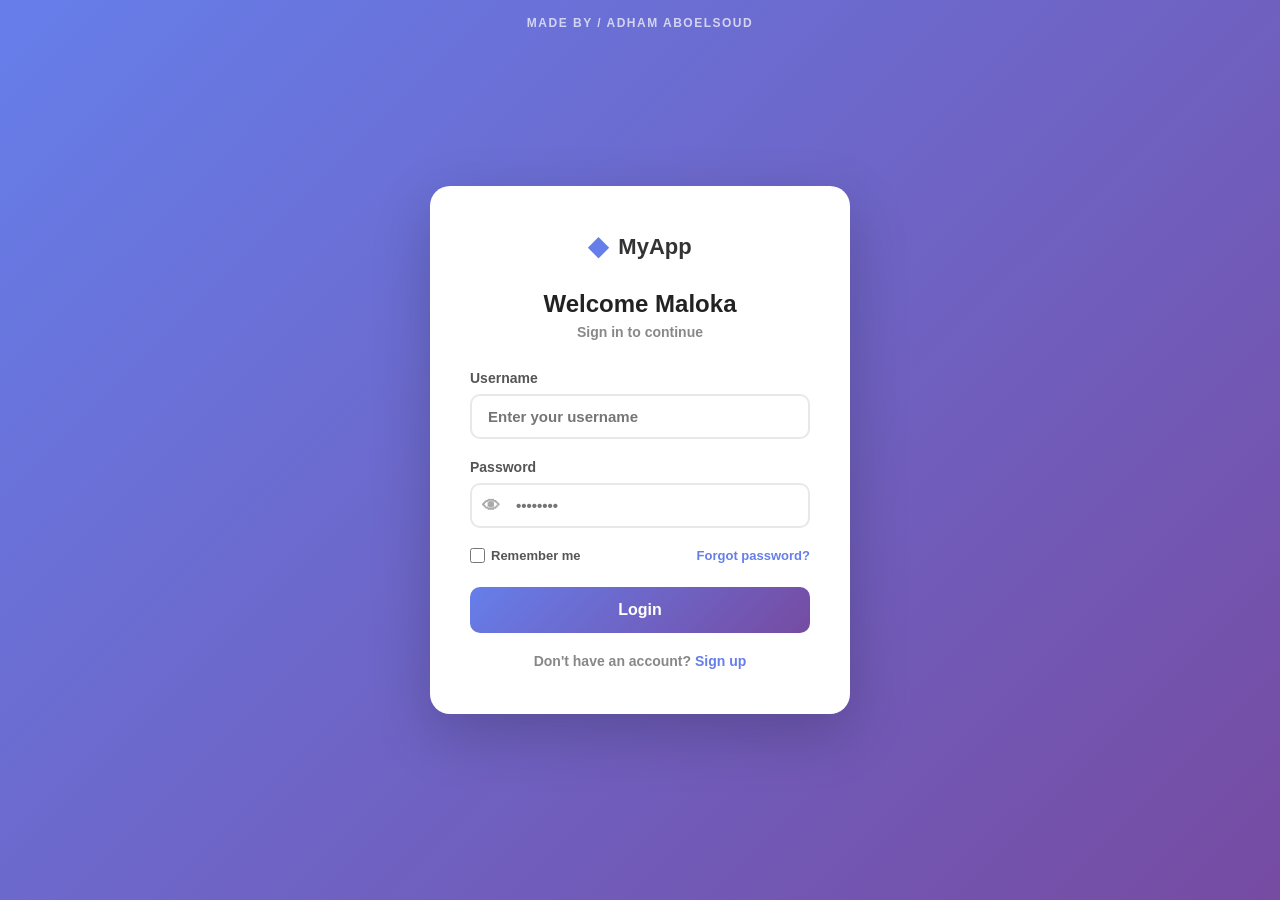
<file: index.html>
<!DOCTYPE html>
<html lang="en" dir="ltr">
<head>
  <meta charset="UTF-8" />
  <meta name="viewport" content="width=device-width, initial-scale=1.0"/>
  <title>Login</title>
  <link rel="stylesheet" href="style.css" />
</head>
<body>
  <p class="made-by">Made by / Adham Aboelsoud</p>
  <div class="container">
    <div class="card">
      <div class="logo">
        <div class="logo-icon">&#9670;</div>
        <span>MyApp</span>
      </div>
      <h2>Welcome Maloka</h2>
      <p class="subtitle">Sign in to continue</p>

      <form id="loginForm">
        <div class="input-group">
          <label for="username">Username</label>
          <input type="text" id="username" placeholder="Enter your username" required />
        </div>

        <div class="input-group">
          <label for="password">Password</label>
          <div class="password-wrapper">
            <input type="password" id="password" placeholder="••••••••" required />
            <button type="button" id="togglePassword" class="eye-btn">&#128065;</button>
          </div>
        </div>

        <div class="options">
          <label class="remember">
            <input type="checkbox" id="remember" />
            <span>Remember me</span>
          </label>
          <a href="#" class="forgot">Forgot password?</a>
        </div>

        <button type="submit" class="btn-login">Login</button>

        <p class="register-link">Don't have an account? <a href="#">Sign up</a></p>
      </form>

      <div id="message" class="message hidden"></div>
    </div>
  </div>

  <script src="script.js"></script>
</body>
</html>
</file>
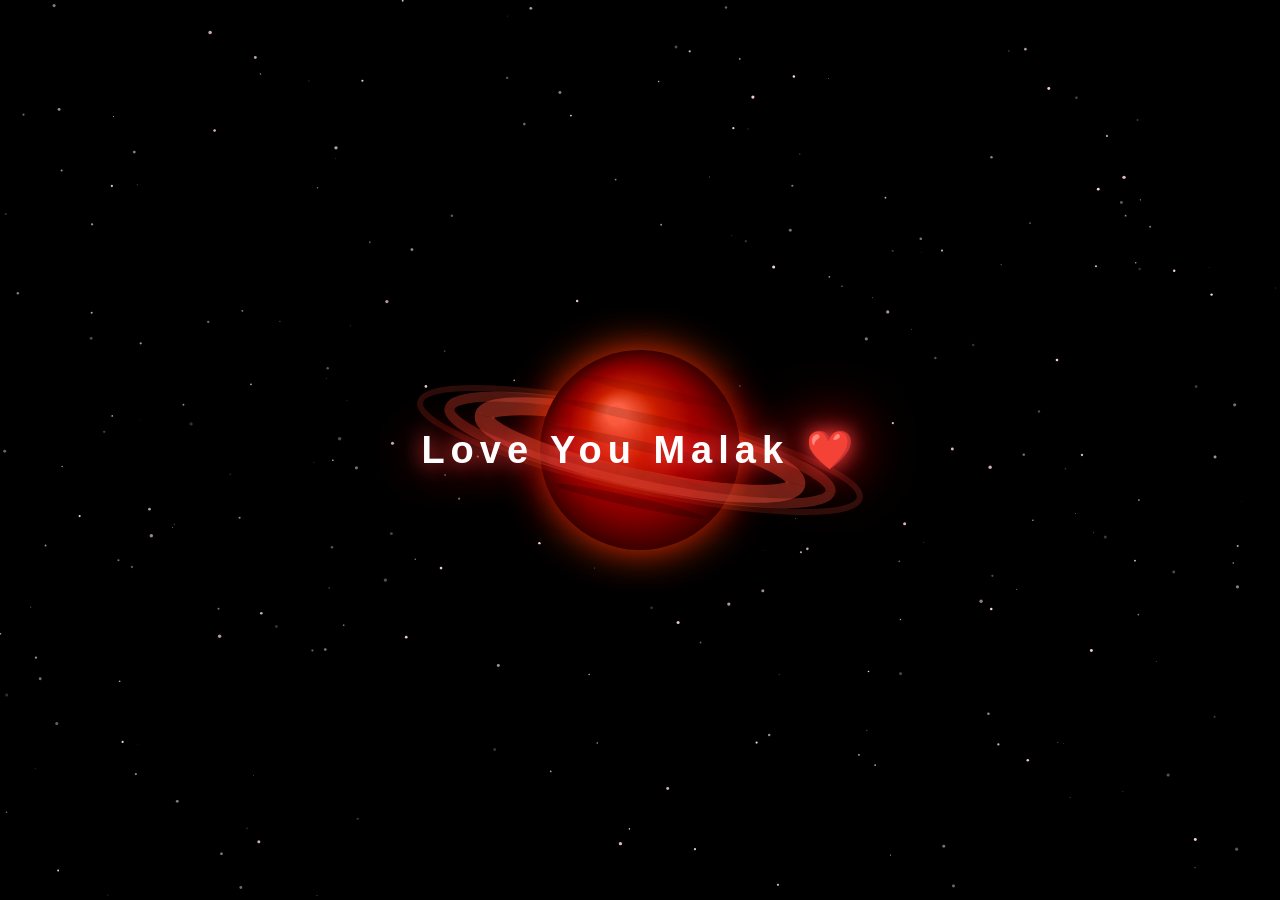
<file: counter.html>
<!DOCTYPE html>
<html lang="en" dir="ltr">
<head>
  <meta charset="UTF-8" />
  <meta name="viewport" content="width=device-width, initial-scale=1.0"/>
  <title>Our Time Together</title>
  <link rel="stylesheet" href="counter.css" />
</head>
<body>

  <!-- Galaxy Intro -->
  <div id="galaxy-intro">
    <canvas id="galaxy-canvas"></canvas>
    <div class="galaxy-text">Love You Malak ❤️</div>
  </div>

  <!-- Counter Page -->
  <div class="container" id="main-content" style="display:none;">
    <div class="heart">❤️</div>
    <h1>Together Since</h1>
    <p class="date">August 15, 2022</p>

    <div class="counter-grid">
      <div class="box">
        <span id="years">0</span>
        <label>Years</label>
      </div>
      <div class="box">
        <span id="months">0</span>
        <label>Months</label>
      </div>
      <div class="box">
        <span id="days">0</span>
        <label>Days</label>
      </div>
      <div class="box">
        <span id="hours">0</span>
        <label>Hours</label>
      </div>
      <div class="box">
        <span id="minutes">0</span>
        <label>Minutes</label>
      </div>
      <div class="box">
        <span id="seconds">0</span>
        <label>Seconds</label>
      </div>
    </div>

    <div class="buttons">
      <a href="gallery.html" class="btn">💕 Gallery</a>
      <a href="index.html" class="btn btn-out">Logout</a>
    </div>
  </div>

  <script src="counter.js"></script>
  <script>
    const canvas = document.getElementById("galaxy-canvas");
    const ctx = canvas.getContext("2d");

    canvas.width = window.innerWidth;
    canvas.height = window.innerHeight;

    const cx = canvas.width / 2;
    const cy = canvas.height / 2;

    // نجوم الخلفية
    const bgStars = Array.from({ length: 250 }, () => ({
      x: Math.random() * canvas.width,
      y: Math.random() * canvas.height,
      r: Math.random() * 1.5 + 0.3,
      o: Math.random() * 0.8 + 0.2
    }));

    // حلقات الكوكب
    const rings = [
      { radiusX: 160, radiusY: 28, width: 18, alpha: 0.5 },
      { radiusX: 195, radiusY: 34, width: 10, alpha: 0.35 },
      { radiusX: 225, radiusY: 40, width: 6,  alpha: 0.2  }
    ];

    let angle = 0;

    function draw() {
      ctx.clearRect(0, 0, canvas.width, canvas.height);

      // خلفية سوداء
      ctx.fillStyle = "#000";
      ctx.fillRect(0, 0, canvas.width, canvas.height);

      // نجوم
      bgStars.forEach(s => {
        ctx.beginPath();
        ctx.arc(s.x, s.y, s.r, 0, Math.PI * 2);
        ctx.fillStyle = `rgba(255,220,220,${s.o})`;
        ctx.fill();
      });

      ctx.save();
      ctx.translate(cx, cy);
      ctx.rotate(angle);

      // الجزء الخلفي من الحلقات (وراء الكوكب)
      rings.forEach(ring => {
        ctx.beginPath();
        ctx.ellipse(0, 0, ring.radiusX, ring.radiusY, 0, Math.PI, Math.PI * 2);
        ctx.strokeStyle = `rgba(220,80,60,${ring.alpha})`;
        ctx.lineWidth = ring.width;
        ctx.stroke();
      });

      // الكوكب
      const planetR = 100;
      const grd = ctx.createRadialGradient(-30, -30, 10, 0, 0, planetR);
      grd.addColorStop(0, "#ff6a4a");
      grd.addColorStop(0.3, "#cc2200");
      grd.addColorStop(0.7, "#8b0000");
      grd.addColorStop(1, "#3a0000");
      ctx.beginPath();
      ctx.arc(0, 0, planetR, 0, Math.PI * 2);
      ctx.fillStyle = grd;
      ctx.shadowColor = "#ff3300";
      ctx.shadowBlur = 40;
      ctx.fill();
      ctx.shadowBlur = 0;

      // خطوط سطح الكوكب
      for (let i = 0; i < 5; i++) {
        const yOffset = -60 + i * 28;
        const halfW = Math.sqrt(Math.max(0, planetR * planetR - yOffset * yOffset)) * 0.9;
        ctx.beginPath();
        ctx.ellipse(0, yOffset, halfW, 5, 0, 0, Math.PI * 2);
        ctx.fillStyle = `rgba(0,0,0,${0.08 + i * 0.04})`;
        ctx.fill();
      }

      // الجزء الأمامي من الحلقات (فوق الكوكب)
      rings.forEach(ring => {
        ctx.beginPath();
        ctx.ellipse(0, 0, ring.radiusX, ring.radiusY, 0, 0, Math.PI);
        ctx.strokeStyle = `rgba(220,80,60,${ring.alpha})`;
        ctx.lineWidth = ring.width;
        ctx.stroke();
      });

      ctx.restore();

      angle += 0.008;
      requestAnimationFrame(draw);
    }

    let animFrame = requestAnimationFrame(draw);

    setTimeout(() => {
      cancelAnimationFrame(animFrame);
      const intro = document.getElementById("galaxy-intro");
      intro.style.transition = "opacity 0.8s ease";
      intro.style.opacity = "0";
      setTimeout(() => {
        intro.style.display = "none";
        document.getElementById("main-content").style.display = "block";
      }, 800);
    }, 4000);
  </script>
</body>
</html>
</file>
<file: style.css>
* {
  margin: 0;
  padding: 0;
  box-sizing: border-box;
  font-family: -apple-system, BlinkMacSystemFont, 'SF Pro Display', 'SF Pro Text', 'Helvetica Neue', Arial, sans-serif;
  font-weight: 600;
}

body {
  font-family: -apple-system, BlinkMacSystemFont, 'SF Pro Display', 'SF Pro Text', 'Helvetica Neue', Arial, sans-serif;
  background: linear-gradient(135deg, #667eea 0%, #764ba2 100%);
  min-height: 100vh;
  display: flex;
  flex-direction: column;
  align-items: center;
  justify-content: center;
}

.made-by {
  position: fixed;
  top: 16px;
  width: 100%;
  text-align: center;
  font-size: 12px;
  color: rgba(255,255,255,0.7);
  letter-spacing: 1.5px;
  text-transform: uppercase;
}

.container {
  width: 100%;
  padding: 20px;
  display: flex;
  justify-content: center;
}

.card {
  background: #fff;
  border-radius: 20px;
  padding: 45px 40px;
  width: 100%;
  max-width: 420px;
  box-shadow: 0 20px 60px rgba(0, 0, 0, 0.2);
  animation: fadeUp 0.5s ease;
}

@keyframes fadeUp {
  from { opacity: 0; transform: translateY(30px); }
  to   { opacity: 1; transform: translateY(0); }
}

.logo {
  display: flex;
  align-items: center;
  gap: 10px;
  margin-bottom: 28px;
  justify-content: center;
}

.logo-icon {
  font-size: 26px;
  color: #667eea;
}

.logo span {
  font-size: 22px;
  font-weight: 700;
  color: #333;
}

h2 {
  font-size: 24px;
  color: #222;
  text-align: center;
  margin-bottom: 6px;
}

.subtitle {
  text-align: center;
  color: #888;
  font-size: 14px;
  margin-bottom: 30px;
}

.input-group {
  margin-bottom: 20px;
}

.input-group label {
  display: block;
  font-size: 14px;
  color: #555;
  margin-bottom: 8px;
  font-weight: 600;
}

.input-group input {
  width: 100%;
  padding: 12px 16px;
  border: 2px solid #e8e8e8;
  border-radius: 10px;
  font-size: 15px;
  outline: none;
  transition: border-color 0.3s;
  direction: ltr;
  text-align: left;
}

.input-group input:focus {
  border-color: #667eea;
}

.password-wrapper {
  position: relative;
}

.password-wrapper input {
  padding-left: 44px;
}

.eye-btn {
  position: absolute;
  left: 12px;
  top: 50%;
  transform: translateY(-50%);
  background: none;
  border: none;
  cursor: pointer;
  font-size: 18px;
  color: #aaa;
}

.options {
  display: flex;
  justify-content: space-between;
  align-items: center;
  margin-bottom: 24px;
  font-size: 13px;
}

.remember {
  display: flex;
  align-items: center;
  gap: 6px;
  cursor: pointer;
  color: #555;
}

.remember input[type="checkbox"] {
  accent-color: #667eea;
  width: 15px;
  height: 15px;
}

.forgot {
  color: #667eea;
  text-decoration: none;
  font-weight: 600;
}

.forgot:hover {
  text-decoration: underline;
}

.btn-login {
  width: 100%;
  padding: 14px;
  background: linear-gradient(135deg, #667eea, #764ba2);
  color: #fff;
  border: none;
  border-radius: 10px;
  font-size: 16px;
  font-weight: 700;
  cursor: pointer;
  transition: opacity 0.3s, transform 0.2s;
}

.btn-login:hover {
  opacity: 0.9;
  transform: translateY(-1px);
}

.btn-login:active {
  transform: translateY(0);
}

.register-link {
  text-align: center;
  margin-top: 20px;
  font-size: 14px;
  color: #888;
}

.register-link a {
  color: #667eea;
  font-weight: 600;
  text-decoration: none;
}

.register-link a:hover {
  text-decoration: underline;
}

.message {
  margin-top: 16px;
  padding: 12px;
  border-radius: 8px;
  text-align: center;
  font-size: 14px;
  font-weight: 600;
}

.message.success {
  background: #e6f9f0;
  color: #27ae60;
  border: 1px solid #a8e6c8;
}

.message.error {
  background: #fdecea;
  color: #e74c3c;
  border: 1px solid #f5b7b1;
}

.hidden {
  display: none;
}
</file>
<file: counter.css>
* {
  margin: 0;
  padding: 0;
  box-sizing: border-box;
  font-family: -apple-system, BlinkMacSystemFont, 'SF Pro Display', 'SF Pro Text', 'Helvetica Neue', Arial, sans-serif;
  font-weight: 600;
}

/* Galaxy Intro */
#galaxy-intro {
  position: fixed;
  inset: 0;
  background: #000;
  z-index: 999;
  display: flex;
  align-items: center;
  justify-content: center;
}

#galaxy-canvas {
  position: absolute;
  inset: 0;
}

.galaxy-text {
  position: relative;
  z-index: 2;
  font-size: 38px;
  color: #fff;
  letter-spacing: 6px;
  text-shadow: 0 0 20px #ff4444, 0 0 50px #ff0000, 0 0 80px #aa0000;
  animation: pulse 1.5s infinite;
}

@keyframes pulse {
  0%, 100% { opacity: 1; }
  50%       { opacity: 0.4; }
}

body {
  font-family: -apple-system, BlinkMacSystemFont, 'SF Pro Display', 'SF Pro Text', 'Helvetica Neue', Arial, sans-serif;
  background: url('images/photo1.jpg') center center / cover no-repeat fixed;
  min-height: 100vh;
  display: flex;
  align-items: center;
  justify-content: center;
}

body::before {
  content: '';
  position: fixed;
  inset: 0;
  background: rgba(0, 0, 0, 0.55);
  z-index: 0;
}

.container {
  position: relative;
  z-index: 1;
  text-align: center;
  padding: 40px 20px;
  animation: fadeUp 0.6s ease;
}

@keyframes fadeUp {
  from { opacity: 0; transform: translateY(30px); }
  to   { opacity: 1; transform: translateY(0); }
}

.heart {
  font-size: 60px;
  animation: beat 1.2s infinite;
  margin-bottom: 16px;
}

@keyframes beat {
  0%, 100% { transform: scale(1); }
  50%       { transform: scale(1.2); }
}

h1 {
  font-size: 32px;
  color: #fff;
  margin-bottom: 8px;
  letter-spacing: 2px;
}

.date {
  color: #e84393;
  font-size: 18px;
  margin-bottom: 40px;
  letter-spacing: 1px;
}

.counter-grid {
  display: flex;
  flex-wrap: wrap;
  justify-content: center;
  gap: 20px;
  margin-bottom: 50px;
}

.box {
  background: rgba(255, 255, 255, 0.07);
  border: 1px solid rgba(232, 67, 147, 0.4);
  border-radius: 16px;
  padding: 24px 28px;
  min-width: 110px;
  backdrop-filter: blur(10px);
  transition: transform 0.2s;
}

.box:hover {
  transform: translateY(-4px);
}

.box span {
  display: block;
  font-size: 48px;
  font-weight: 700;
  color: #e84393;
  line-height: 1;
  margin-bottom: 8px;
}

.box label {
  font-size: 13px;
  color: #aaa;
  letter-spacing: 2px;
  text-transform: uppercase;
}

.buttons {
  display: flex;
  gap: 16px;
  justify-content: center;
  flex-wrap: wrap;
}

.btn {
  padding: 12px 30px;
  border-radius: 30px;
  text-decoration: none;
  font-size: 15px;
  font-weight: 600;
  background: linear-gradient(135deg, #e84393, #c0392b);
  color: white;
  transition: opacity 0.3s, transform 0.2s;
}

.btn:hover {
  opacity: 0.85;
  transform: translateY(-2px);
}

.btn-out {
  background: rgba(255, 255, 255, 0.1);
  border: 1px solid rgba(255, 255, 255, 0.2);
}
</file>
